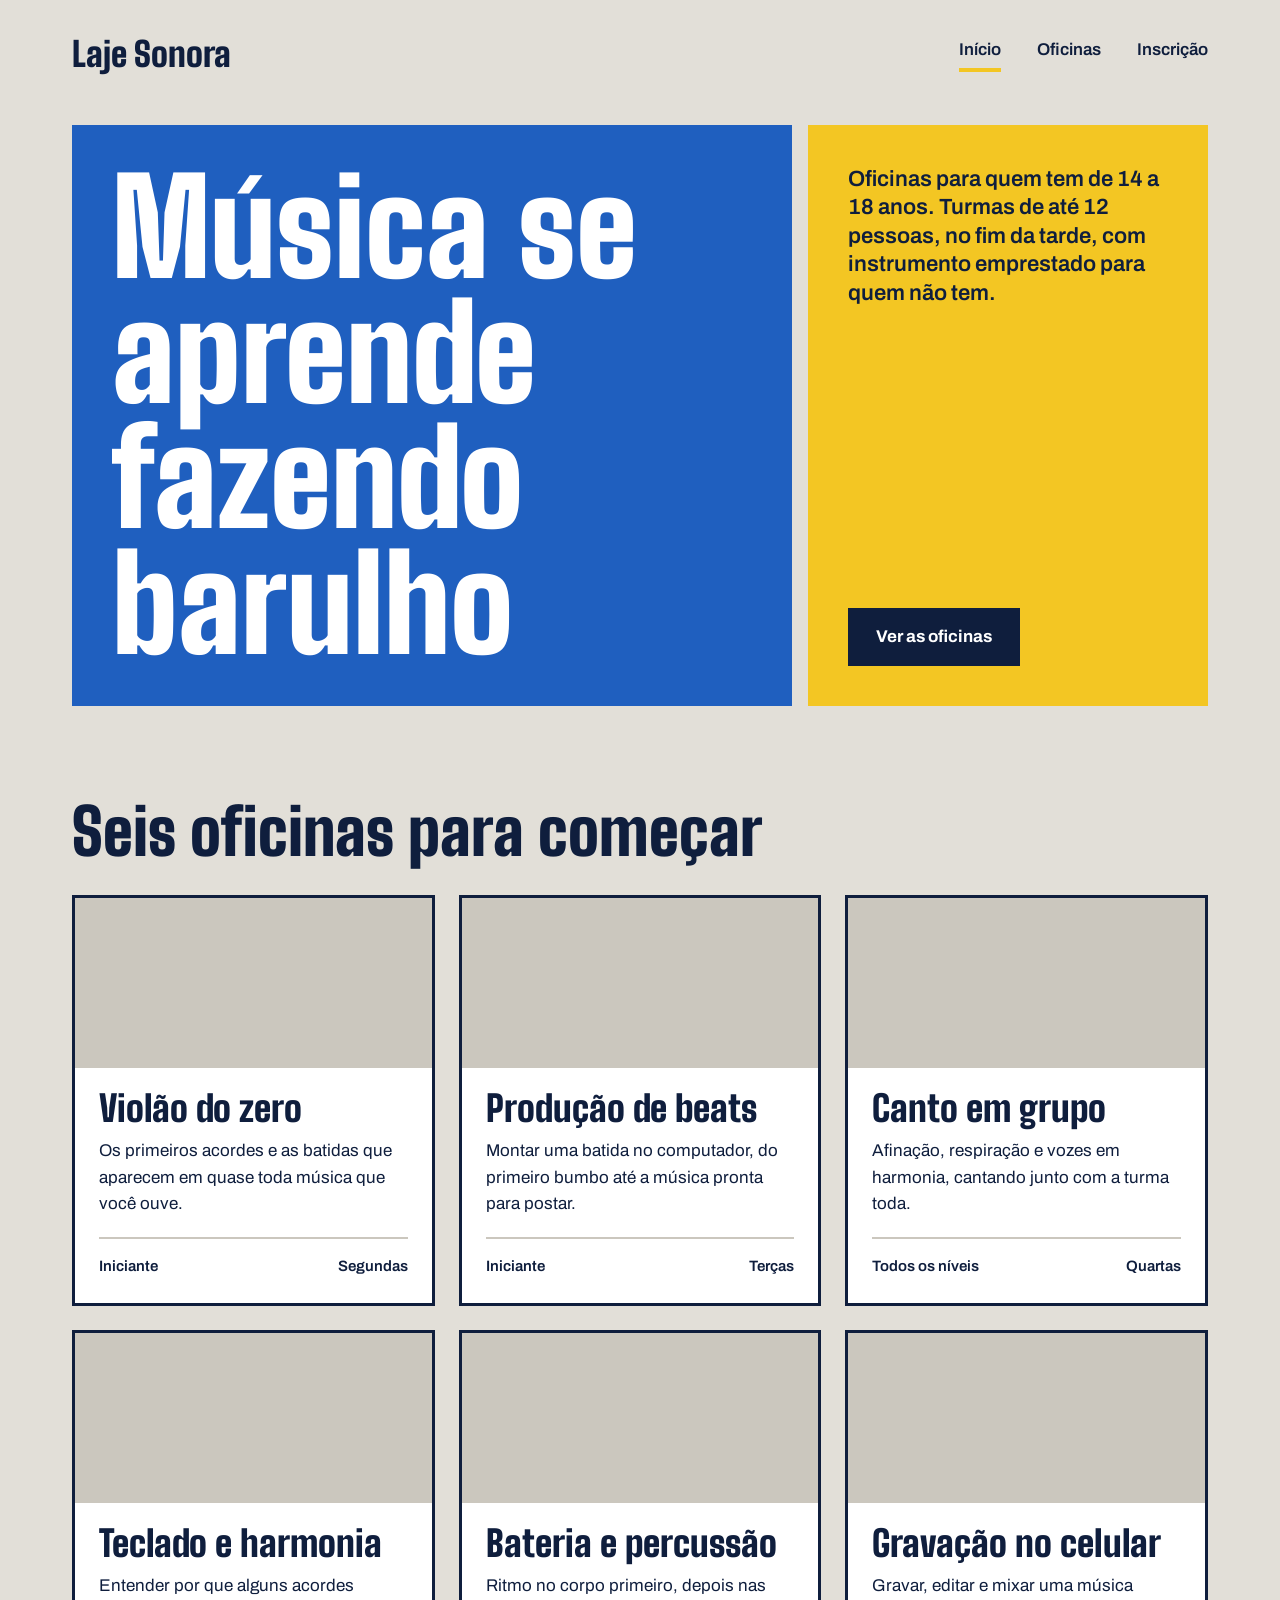
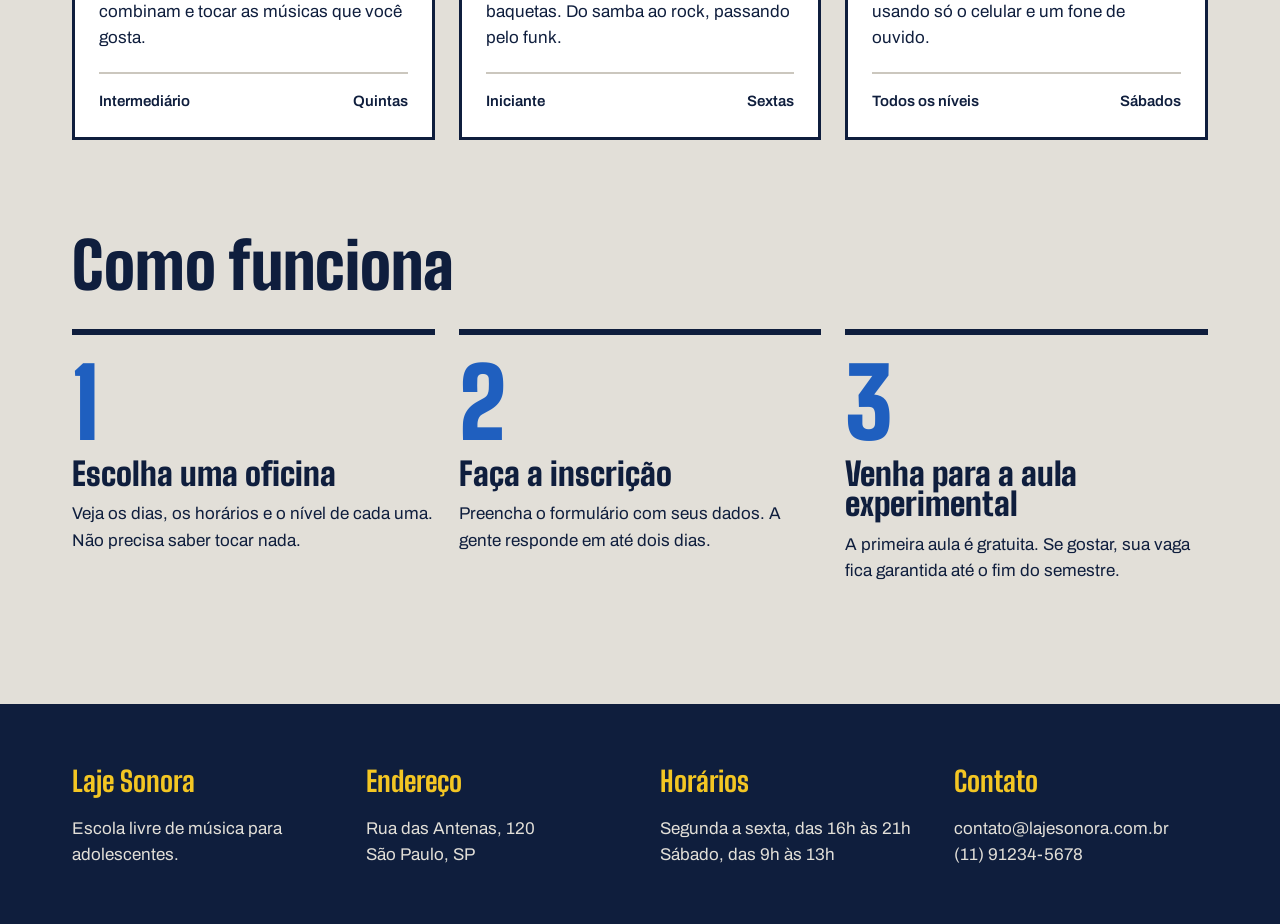
<file: index.html>
<!DOCTYPE html>
<html lang="pt-BR">
<head>
  <meta charset="UTF-8">
  <meta name="viewport" content="width=device-width, initial-scale=1.0">
  <title>Laje Sonora | Início</title>
  <link rel="preconnect" href="https://fonts.googleapis.com">
  <link rel="preconnect" href="https://fonts.gstatic.com" crossorigin>
  <link href="https://fonts.googleapis.com/css2?family=Archivo:ital,wght@0,100..900;1,100..900&family=Big+Shoulders:opsz,wght@10..72,100..900&display=swap" rel="stylesheet">
  <link rel="stylesheet" href="index.css">
</head>
<body>
  <header class="conteudo topo">
    <a href="index.html" class="logo">Laje Sonora</a>
    <nav class="menu">
      <a href="index.html" class="atual">Início</a>
      <a href="oficinas.html">Oficinas</a>
      <a href="inscricao.html">Inscrição</a>
    </nav>
  </header>

  <main>
    <section class="conteudo cartazes">
      <div class="cartaz cartaz-principal">
        <h1>Música se aprende fazendo barulho</h1>
      </div>
      <div class="cartaz cartaz-lateral">
        <p>Oficinas para quem tem de 14 a 18 anos. Turmas de até 12 pessoas, no fim da tarde, com instrumento emprestado para quem não tem.</p>
        <a href="oficinas.html" class="botao">Ver as oficinas</a>
      </div>
    </section>

    <section class="conteudo secao">
      <h2 class="titulo-secao">Seis oficinas para começar</h2>
      <div class="cards">
        <article class="card">
          <div class="foto foto-azul"></div>
          <div class="card-texto">
            <h3>Violão do zero</h3>
            <p>Os primeiros acordes e as batidas que aparecem em quase toda música que você ouve.</p>
            <div class="card-info">
              <span>Iniciante</span>
              <span>Segundas</span>
            </div>
          </div>
        </article>

        <article class="card">
          <div class="foto foto-amarela"></div>
          <div class="card-texto">
            <h3>Produção de beats</h3>
            <p>Montar uma batida no computador, do primeiro bumbo até a música pronta para postar.</p>
            <div class="card-info">
              <span>Iniciante</span>
              <span>Terças</span>
            </div>
          </div>
        </article>

        <article class="card">
          <div class="foto foto-tinta"></div>
          <div class="card-texto">
            <h3>Canto em grupo</h3>
            <p>Afinação, respiração e vozes em harmonia, cantando junto com a turma toda.</p>
            <div class="card-info">
              <span>Todos os níveis</span>
              <span>Quartas</span>
            </div>
          </div>
        </article>

        <article class="card">
          <div class="foto"></div>
          <div class="card-texto">
            <h3>Teclado e harmonia</h3>
            <p>Entender por que alguns acordes combinam e tocar as músicas que você gosta.</p>
            <div class="card-info">
              <span>Intermediário</span>
              <span>Quintas</span>
            </div>
          </div>
        </article>

        <article class="card">
          <div class="foto foto-azul"></div>
          <div class="card-texto">
            <h3>Bateria e percussão</h3>
            <p>Ritmo no corpo primeiro, depois nas baquetas. Do samba ao rock, passando pelo funk.</p>
            <div class="card-info">
              <span>Iniciante</span>
              <span>Sextas</span>
            </div>
          </div>
        </article>

        <article class="card">
          <div class="foto foto-amarela"></div>
          <div class="card-texto">
            <h3>Gravação no celular</h3>
            <p>Gravar, editar e mixar uma música usando só o celular e um fone de ouvido.</p>
            <div class="card-info">
              <span>Todos os níveis</span>
              <span>Sábados</span>
            </div>
          </div>
        </article>
      </div>
    </section>

    <section class="conteudo secao">
      <h2 class="titulo-secao">Como funciona</h2>
      <div class="passos">
        <div class="passo">
          <p class="passo-numero">1</p>
          <h3>Escolha uma oficina</h3>
          <p>Veja os dias, os horários e o nível de cada uma. Não precisa saber tocar nada.</p>
        </div>
        <div class="passo">
          <p class="passo-numero">2</p>
          <h3>Faça a inscrição</h3>
          <p>Preencha o formulário com seus dados. A gente responde em até dois dias.</p>
        </div>
        <div class="passo">
          <p class="passo-numero">3</p>
          <h3>Venha para a aula experimental</h3>
          <p>A primeira aula é gratuita. Se gostar, sua vaga fica garantida até o fim do semestre.</p>
        </div>
      </div>
    </section>
  </main>

  <footer class="rodape">
    <div class="conteudo rodape-colunas">
      <div class="rodape-coluna">
        <h4>Laje Sonora</h4>
        <p>Escola livre de música para<br>adolescentes.</p>
      </div>
      <div class="rodape-coluna">
        <h4>Endereço</h4>
        <p>Rua das Antenas, 120<br>São Paulo, SP</p>
      </div>
      <div class="rodape-coluna">
        <h4>Horários</h4>
        <p>Segunda a sexta, das 16h às 21h<br>Sábado, das 9h às 13h</p>
      </div>
      <div class="rodape-coluna">
        <h4>Contato</h4>
        <p>contato@lajesonora.com.br<br>(11) 91234-5678</p>
      </div>
    </div>
  </footer>
</body>
</html>
</file>
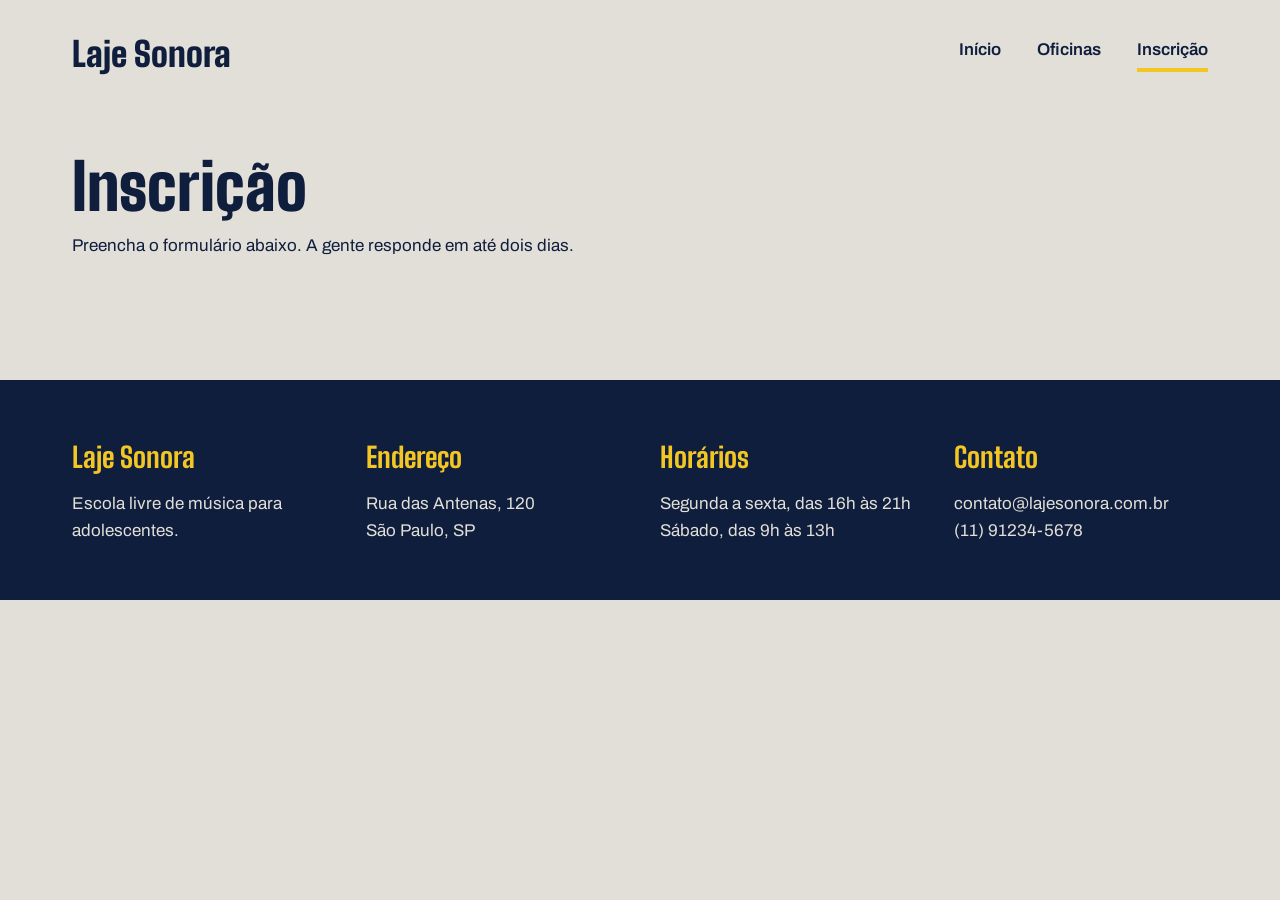
<file: inscricao.html>
<!DOCTYPE html>
<html lang="pt-BR">
<head>
  <meta charset="UTF-8">
  <meta name="viewport" content="width=device-width, initial-scale=1.0">
  <title>Laje Sonora | Inscrição</title>
  <link rel="preconnect" href="https://fonts.googleapis.com">
  <link rel="preconnect" href="https://fonts.gstatic.com" crossorigin>
  <link href="https://fonts.googleapis.com/css2?family=Archivo:ital,wght@0,100..900;1,100..900&family=Big+Shoulders:opsz,wght@10..72,100..900&display=swap" rel="stylesheet">
  <link rel="stylesheet" href="inscricao.css">
</head>
<body>
  <header class="conteudo topo">
    <a href="index.html" class="logo">Laje Sonora</a>
    <nav class="menu">
      <a href="index.html">Início</a>
      <a href="oficinas.html">Oficinas</a>
      <a href="inscricao.html" class="atual">Inscrição</a>
    </nav>
  </header>

  <main class="conteudo">
    <h1 class="titulo-pagina">Inscrição</h1>
    <p class="subtitulo-pagina">Preencha o formulário abaixo. A gente responde em até dois dias.</p>
  </main>

  <footer class="rodape">
    <div class="conteudo rodape-colunas">
      <div class="rodape-coluna">
        <h4>Laje Sonora</h4>
        <p>Escola livre de música para<br>adolescentes.</p>
      </div>
      <div class="rodape-coluna">
        <h4>Endereço</h4>
        <p>Rua das Antenas, 120<br>São Paulo, SP</p>
      </div>
      <div class="rodape-coluna">
        <h4>Horários</h4>
        <p>Segunda a sexta, das 16h às 21h<br>Sábado, das 9h às 13h</p>
      </div>
      <div class="rodape-coluna">
        <h4>Contato</h4>
        <p>contato@lajesonora.com.br<br>(11) 91234-5678</p>
      </div>
    </div>
  </footer>
</body>
</html>
</file>
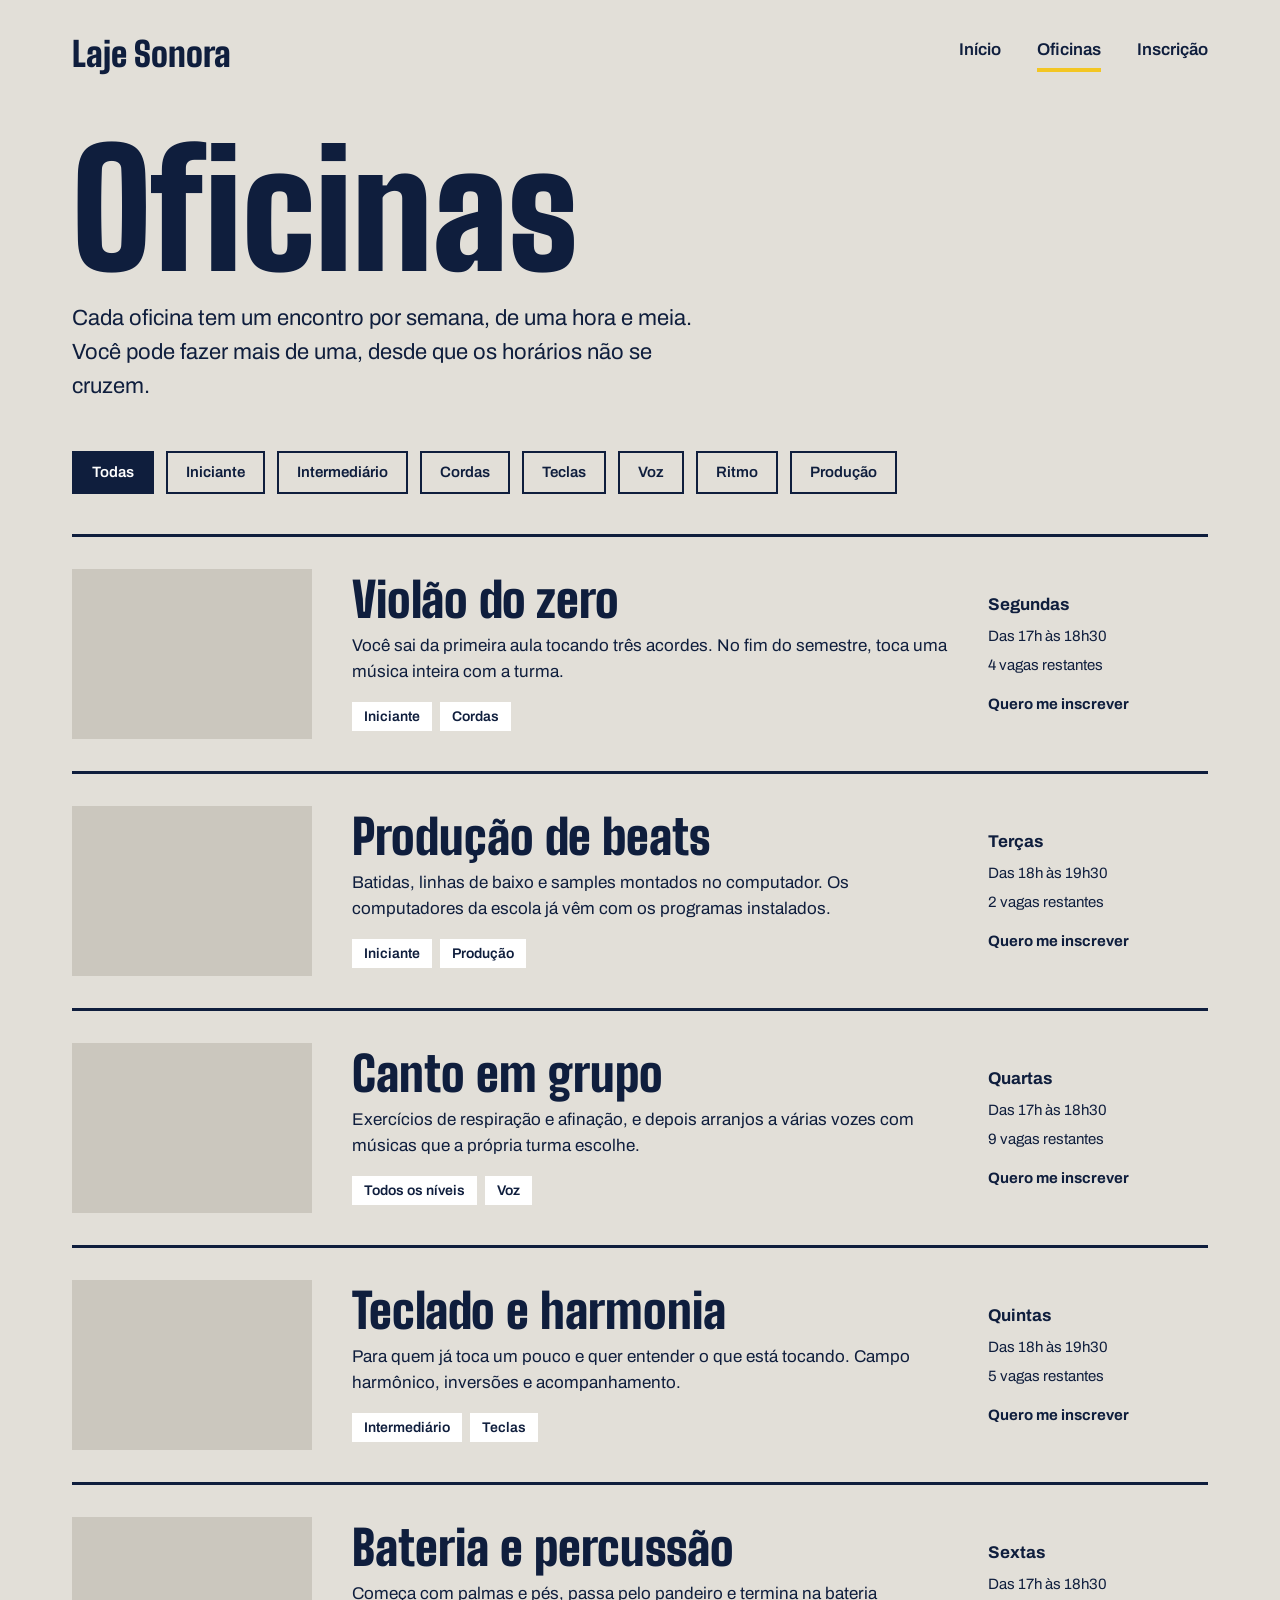
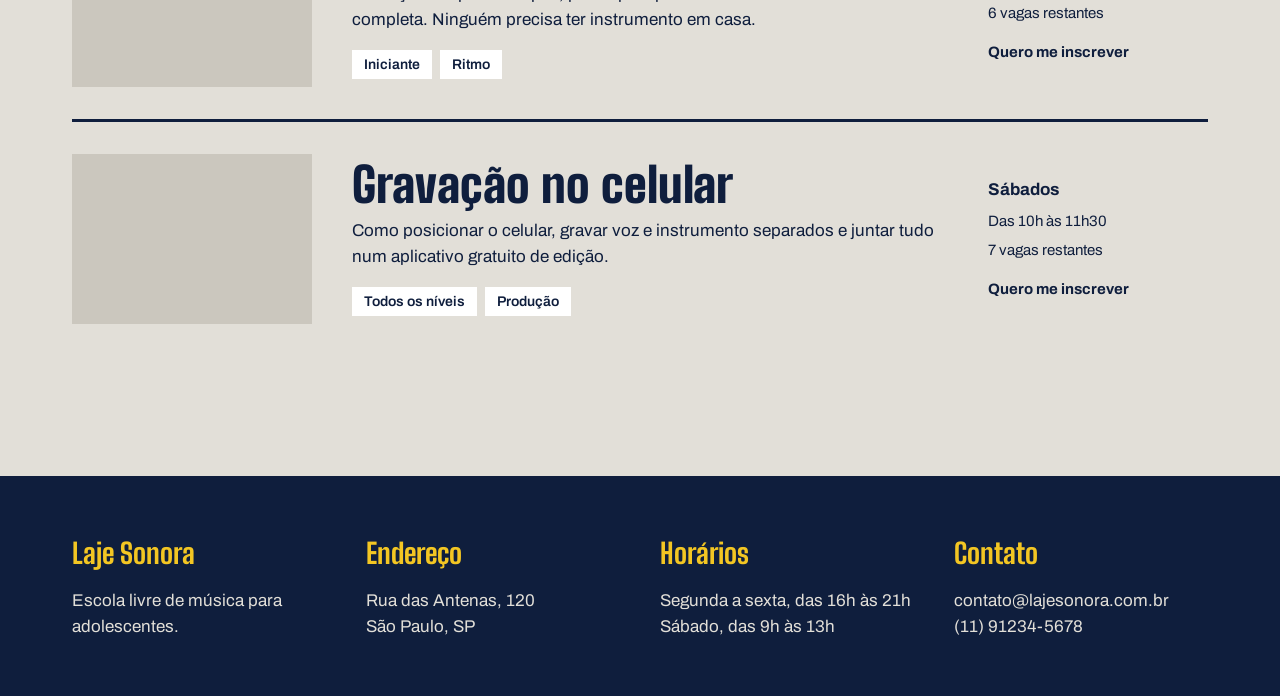
<file: oficinas.html>
<!DOCTYPE html>
<html lang="pt-BR">
<head>
  <meta charset="UTF-8">
  <meta name="viewport" content="width=device-width, initial-scale=1.0">
  <title>Laje Sonora | Oficinas</title>
  <link rel="preconnect" href="https://fonts.googleapis.com">
  <link rel="preconnect" href="https://fonts.gstatic.com" crossorigin>
  <link href="https://fonts.googleapis.com/css2?family=Archivo:ital,wght@0,100..900;1,100..900&family=Big+Shoulders:opsz,wght@10..72,100..900&display=swap" rel="stylesheet">
  <link rel="stylesheet" href="oficinas.css">
</head>
<body>
  <header class="conteudo topo">
    <a href="index.html" class="logo">Laje Sonora</a>
    <nav class="menu">
      <a href="index.html">Início</a>
      <a href="oficinas.html" class="atual">Oficinas</a>
      <a href="inscricao.html">Inscrição</a>
    </nav>
  </header>

  <main class="conteudo">
    <h1 class="titulo-pagina">Oficinas</h1>
    <p class="subtitulo-pagina">Cada oficina tem um encontro por semana, de uma hora e meia. Você pode fazer mais de uma, desde que os horários não se cruzem.</p>

    <div class="filtros">
      <span class="filtro ativo">Todas</span>
      <span class="filtro">Iniciante</span>
      <span class="filtro">Intermediário</span>
      <span class="filtro">Cordas</span>
      <span class="filtro">Teclas</span>
      <span class="filtro">Voz</span>
      <span class="filtro">Ritmo</span>
      <span class="filtro">Produção</span>
    </div>

    <div class="lista">
      <!-- 1. Violão do zero -->
      <article class="oficina">
        <div class="foto foto-azul"></div>
        <div class="oficina-texto">
          <h2>Violão do zero</h2>
          <p>Você sai da primeira aula tocando três acordes. No fim do semestre, toca uma música inteira com a turma.</p>
          <div class="etiquetas">
            <span class="etiqueta">Iniciante</span>
            <span class="etiqueta">Cordas</span>
          </div>
        </div>
        <div class="oficina-detalhes">
          <strong>Segundas</strong>
          <span>Das 17h às 18h30</span>
          <span>4 vagas restantes</span>
          <a href="inscricao.html">Quero me inscrever</a>
        </div>
      </article>

      <!-- 2. Produção de beats -->
      <article class="oficina">
        <div class="foto foto-amarela"></div>
        <div class="oficina-texto">
          <h2>Produção de beats</h2>
          <p>Batidas, linhas de baixo e samples montados no computador. Os computadores da escola já vêm com os programas instalados.</p>
          <div class="etiquetas">
            <span class="etiqueta">Iniciante</span>
            <span class="etiqueta">Produção</span>
          </div>
        </div>
        <div class="oficina-detalhes">
          <strong>Terças</strong>
          <span>Das 18h às 19h30</span>
          <span>2 vagas restantes</span>
          <a href="inscricao.html">Quero me inscrever</a>
        </div>
      </article>

      <!-- 3. Canto em grupo -->
      <article class="oficina">
        <div class="foto foto-tinta"></div>
        <div class="oficina-texto">
          <h2>Canto em grupo</h2>
          <p>Exercícios de respiração e afinação, e depois arranjos a várias vozes com músicas que a própria turma escolhe.</p>
          <div class="etiquetas">
            <span class="etiqueta">Todos os níveis</span>
            <span class="etiqueta">Voz</span>
          </div>
        </div>
        <div class="oficina-detalhes">
          <strong>Quartas</strong>
          <span>Das 17h às 18h30</span>
          <span>9 vagas restantes</span>
          <a href="inscricao.html">Quero me inscrever</a>
        </div>
      </article>

      <!-- 4. Teclado e harmonia -->
      <article class="oficina">
        <div class="foto"></div>
        <div class="oficina-texto">
          <h2>Teclado e harmonia</h2>
          <p>Para quem já toca um pouco e quer entender o que está tocando. Campo harmônico, inversões e acompanhamento.</p>
          <div class="etiquetas">
            <span class="etiqueta">Intermediário</span>
            <span class="etiqueta">Teclas</span>
          </div>
        </div>
        <div class="oficina-detalhes">
          <strong>Quintas</strong>
          <span>Das 18h às 19h30</span>
          <span>5 vagas restantes</span>
          <a href="inscricao.html">Quero me inscrever</a>
        </div>
      </article>

      <!-- 5. Bateria e percussão -->
      <article class="oficina">
        <div class="foto foto-azul"></div>
        <div class="oficina-texto">
          <h2>Bateria e percussão</h2>
          <p>Começa com palmas e pés, passa pelo pandeiro e termina na bateria completa. Ninguém precisa ter instrumento em casa.</p>
          <div class="etiquetas">
            <span class="etiqueta">Iniciante</span>
            <span class="etiqueta">Ritmo</span>
          </div>
        </div>
        <div class="oficina-detalhes">
          <strong>Sextas</strong>
          <span>Das 17h às 18h30</span>
          <span>6 vagas restantes</span>
          <a href="inscricao.html">Quero me inscrever</a>
        </div>
      </article>

      <!-- 6. Gravação no celular -->
      <article class="oficina">
        <div class="foto foto-amarela"></div>
        <div class="oficina-texto">
          <h2>Gravação no celular</h2>
          <p>Como posicionar o celular, gravar voz e instrumento separados e juntar tudo num aplicativo gratuito de edição.</p>
          <div class="etiquetas">
            <span class="etiqueta">Todos os níveis</span>
            <span class="etiqueta">Produção</span>
          </div>
        </div>
        <div class="oficina-detalhes">
          <strong>Sábados</strong>
          <span>Das 10h às 11h30</span>
          <span>7 vagas restantes</span>
          <a href="inscricao.html">Quero me inscrever</a>
        </div>
      </article>
    </div>
  </main>

  <footer class="rodape">
    <div class="conteudo rodape-colunas">
      <div class="rodape-coluna">
        <h4>Laje Sonora</h4>
        <p>Escola livre de música para<br>adolescentes.</p>
      </div>
      <div class="rodape-coluna">
        <h4>Endereço</h4>
        <p>Rua das Antenas, 120<br>São Paulo, SP</p>
      </div>
      <div class="rodape-coluna">
        <h4>Horários</h4>
        <p>Segunda a sexta, das 16h às 21h<br>Sábado, das 9h às 13h</p>
      </div>
      <div class="rodape-coluna">
        <h4>Contato</h4>
        <p>contato@lajesonora.com.br<br>(11) 91234-5678</p>
      </div>
    </div>
  </footer>
</body>
</html>
</file>
<file: index.css>
* {
  margin: 0;
  padding: 0;
  box-sizing: border-box;
}

:root {
  --concreto: #E2DFD8;
  --concreto-escuro: #CBC7BE;
  --tinta: #0F1E3D;
  --caixa-dagua: #1F5FBF;
  --fita: #F3C623;
  --branco: #FFFFFF;
  --fonte-cartaz: "Big Shoulders", "Arial Narrow", sans-serif;
  --fonte-texto: "Archivo", Arial, sans-serif;
}

body {
  background-color: var(--concreto);
  color: var(--tinta);
  font-family: var(--fonte-texto);
  font-size: 17px;
  line-height: 1.55;
}

a {
  color: inherit;
}

h1, h2, h3 {
  font-family: var(--fonte-cartaz);
  font-weight: 900;
  line-height: 0.95;
}

.conteudo {
  max-width: 1200px;
  margin-inline: auto;
  padding-inline: 32px;
}

/* ===== TOPO ===== */
.topo {
  padding-block: 28px;
  display: flex;
  justify-content: space-between;
  align-items: center;
}

.logo {
  font-family: var(--fonte-cartaz);
  font-size: 34px;
  font-weight: 900;
  text-decoration: none;
}

.menu {
  display: flex;
  gap: 36px;
}

.menu a {
  font-weight: 600;
  text-decoration: none;
  padding-bottom: 4px;
  border-bottom: 4px solid transparent;
}

.menu a:hover {
  border-bottom-color: var(--tinta);
}

.menu a.atual {
  border-bottom-color: var(--fita);
}

/* ===== CARTAZES ===== */
.cartazes {
  margin-top: 16px;
  display: flex;
  gap: 16px;
}

.cartaz {
  padding: 40px;
}

.cartaz-principal {
  background-color: var(--caixa-dagua);
  color: var(--branco);
  flex: 2;
}

.cartaz-principal h1 {
  font-size: 132px;
  max-width: 9ch;
}

.cartaz-lateral {
  background-color: var(--fita);
  flex: 1;
  display: flex;
  flex-direction: column;
  justify-content: space-between;
  gap: 32px;
  align-items: flex-start;
}

.cartaz-lateral p {
  font-size: 22px;
  font-weight: 600;
  line-height: 1.3;
}

.botao {
  background-color: var(--tinta);
  color: var(--branco);
  font-family: var(--fonte-texto);
  font-size: 17px;
  font-weight: 700;
  text-decoration: none;
  padding: 16px 28px;
  border: none;
  cursor: pointer;
}

.botao:hover {
  background-color: var(--caixa-dagua);
}

/* ===== SEÇÕES E CARDS ===== */
.secao {
  margin-top: 96px;
}

.titulo-secao {
  font-size: 64px;
  margin-bottom: 32px;
}

.cards {
  display: flex;
  flex-wrap: wrap;
  gap: 24px;
}

.card {
  background-color: var(--branco);
  border: 3px solid var(--tinta);
  flex: 1 1 340px;
  display: flex;
  flex-direction: column;
}

.card .foto {
  height: 170px;
  background-color: var(--concreto-escuro);
}

.foto-azul {
  background-color: var(--caixa-dagua);
}

.foto-amarela {
  background-color: var(--fita);
}

.foto-tinta {
  background-color: var(--tinta);
}

.card-texto {
  padding: 24px;
  display: flex;
  flex-direction: column;
  flex: 1;
}

.card h3 {
  font-size: 36px;
  margin-bottom: 12px;
}

.card-info {
  margin-top: 20px;
  padding-top: 16px;
  border-top: 2px solid var(--concreto-escuro);
  display: flex;
  justify-content: space-between;
  font-weight: 600;
  font-size: 15px;
}

/* ===== COMO FUNCIONA ===== */
.passos {
  display: flex;
  gap: 24px;
}

.passo {
  flex: 1;
  border-top: 6px solid var(--tinta);
  padding-top: 20px;
}

.passo-numero {
  font-family: var(--fonte-cartaz);
  font-size: 96px;
  font-weight: 900;
  line-height: 1;
  color: var(--caixa-dagua);
}

.passo h3 {
  font-size: 32px;
  margin-block: 8px 12px;
}

/* ===== RODAPÉ ===== */
.rodape {
  margin-top: 120px;
  background-color: var(--tinta);
  color: var(--concreto);
  padding-block: 56px;
}

.rodape-colunas {
  display: flex;
  gap: 40px;
}

.rodape-coluna {
  flex: 1;
}

.rodape h4 {
  font-family: var(--fonte-cartaz);
  font-size: 28px;
  color: var(--fita);
  margin-bottom: 12px;
}
</file>
<file: inscricao.css>
* {
  margin: 0;
  padding: 0;
  box-sizing: border-box;
}

:root {
  --concreto: #E2DFD8;
  --concreto-escuro: #CBC7BE;
  --tinta: #0F1E3D;
  --caixa-dagua: #1F5FBF;
  --fita: #F3C623;
  --branco: #FFFFFF;
  --fonte-cartaz: "Big Shoulders", "Arial Narrow", sans-serif;
  --fonte-texto: "Archivo", Arial, sans-serif;
}

body {
  background-color: var(--concreto);
  color: var(--tinta);
  font-family: var(--fonte-texto);
  font-size: 17px;
  line-height: 1.55;
}

a {
  color: inherit;
}

h1, h2, h3 {
  font-family: var(--fonte-cartaz);
  font-weight: 900;
  line-height: 0.95;
}

.conteudo {
  max-width: 1200px;
  margin-inline: auto;
  padding-inline: 32px;
}

.topo {
  padding-block: 28px;
  display: flex;
  justify-content: space-between;
  align-items: center;
}

.logo {
  font-family: var(--fonte-cartaz);
  font-size: 34px;
  font-weight: 900;
  text-decoration: none;
}

.menu {
  display: flex;
  gap: 36px;
}

.menu a {
  font-weight: 600;
  text-decoration: none;
  padding-bottom: 4px;
  border-bottom: 4px solid transparent;
}

.menu a:hover {
  border-bottom-color: var(--tinta);
}

.menu a.atual {
  border-bottom-color: var(--fita);
}

.titulo-pagina {
  font-size: 64px;
  margin-top: 48px;
  margin-bottom: 16px;
}

.subtitulo-pagina {
  max-width: 60ch;
  margin-bottom: 40px;
}

.rodape {
  margin-top: 120px;
  background-color: var(--tinta);
  color: var(--concreto);
  padding-block: 56px;
}

.rodape-colunas {
  display: flex;
  gap: 40px;
}

.rodape-coluna {
  flex: 1;
}

.rodape h4 {
  font-family: var(--fonte-cartaz);
  font-size: 28px;
  color: var(--fita);
  margin-bottom: 12px;
}
</file>
<file: oficinas.css>
* {
  margin: 0;
  padding: 0;
  box-sizing: border-box;
}

:root {
  --concreto: #E2DFD8;
  --concreto-escuro: #CBC7BE;
  --tinta: #0F1E3D;
  --caixa-dagua: #1F5FBF;
  --fita: #F3C623;
  --branco: #FFFFFF;
  --fonte-cartaz: "Big Shoulders", "Arial Narrow", sans-serif;
  --fonte-texto: "Archivo", Arial, sans-serif;
}

body {
  background-color: var(--concreto);
  color: var(--tinta);
  font-family: var(--fonte-texto);
  font-size: 17px;
  line-height: 1.55;
}

a {
  color: inherit;
}

h1, h2, h3 {
  font-family: var(--fonte-cartaz);
  font-weight: 900;
  line-height: 0.95;
}

.conteudo {
  max-width: 1200px;
  margin-inline: auto;
  padding-inline: 32px;
}

/* ===== TOPO ===== */
.topo {
  padding-block: 28px;
  display: flex;
  justify-content: space-between;
  align-items: center;
}

.logo {
  font-family: var(--fonte-cartaz);
  font-size: 34px;
  font-weight: 900;
  text-decoration: none;
}

.menu {
  display: flex;
  gap: 36px;
}

.menu a {
  font-weight: 600;
  text-decoration: none;
  padding-bottom: 4px;
  border-bottom: 4px solid transparent;
}

.menu a:hover {
  border-bottom-color: var(--tinta);
}

.menu a.atual {
  border-bottom-color: var(--fita);
}

/* ===== TÍTULO E SUBTÍTULO ===== */
.titulo-pagina {
  font-size: 160px;
  margin-top: 24px;
}

.subtitulo-pagina {
  font-size: 22px;
  max-width: 640px;
  margin-top: 16px;
}

/* ===== FILTROS ===== */
.filtros {
  margin-top: 48px;
  display: flex;
  flex-wrap: wrap;
  gap: 12px;
}

.filtro {
  border: 2px solid var(--tinta);
  padding: 8px 18px;
  font-weight: 600;
  font-size: 15px;
  cursor: pointer;
}

.filtro.ativo {
  background-color: var(--tinta);
  color: var(--branco);
}

/* ===== LISTA DE OFICINAS ===== */
.lista {
  margin-top: 40px;
}

.oficina {
  display: flex;
  align-items: center;
  gap: 40px;
  padding-block: 32px;
  border-top: 3px solid var(--tinta);
}

.oficina .foto {
  width: 240px;
  height: 170px;
  flex-shrink: 0;
  background-color: var(--concreto-escuro);
}

.foto-azul {
  background-color: var(--caixa-dagua);
}

.foto-amarela {
  background-color: var(--fita);
}

.foto-tinta {
  background-color: var(--tinta);
}

.oficina-texto {
  flex: 1;
}

.oficina h2 {
  font-size: 48px;
  margin-bottom: 10px;
}

.etiquetas {
  display: flex;
  gap: 8px;
  margin-top: 16px;
}

.etiqueta {
  background-color: var(--branco);
  padding: 4px 12px;
  font-size: 14px;
  font-weight: 600;
}

/* ===== DETALHES DA OFICINA ===== */
.oficina-detalhes {
  width: 220px;
  display: flex;
  flex-direction: column;
  gap: 6px;
  font-size: 15px;
}

.oficina-detalhes strong {
  font-size: 17px;
}

.oficina-detalhes a {
  margin-top: 10px;
  font-weight: 700;
  text-decoration: none;
}

/* ===== RODAPÉ ===== */
.rodape {
  margin-top: 120px;
  background-color: var(--tinta);
  color: var(--concreto);
  padding-block: 56px;
}

.rodape-colunas {
  display: flex;
  gap: 40px;
}

.rodape-coluna {
  flex: 1;
}

.rodape h4 {
  font-family: var(--fonte-cartaz);
  font-size: 28px;
  color: var(--fita);
  margin-bottom: 12px;
}
</file>
